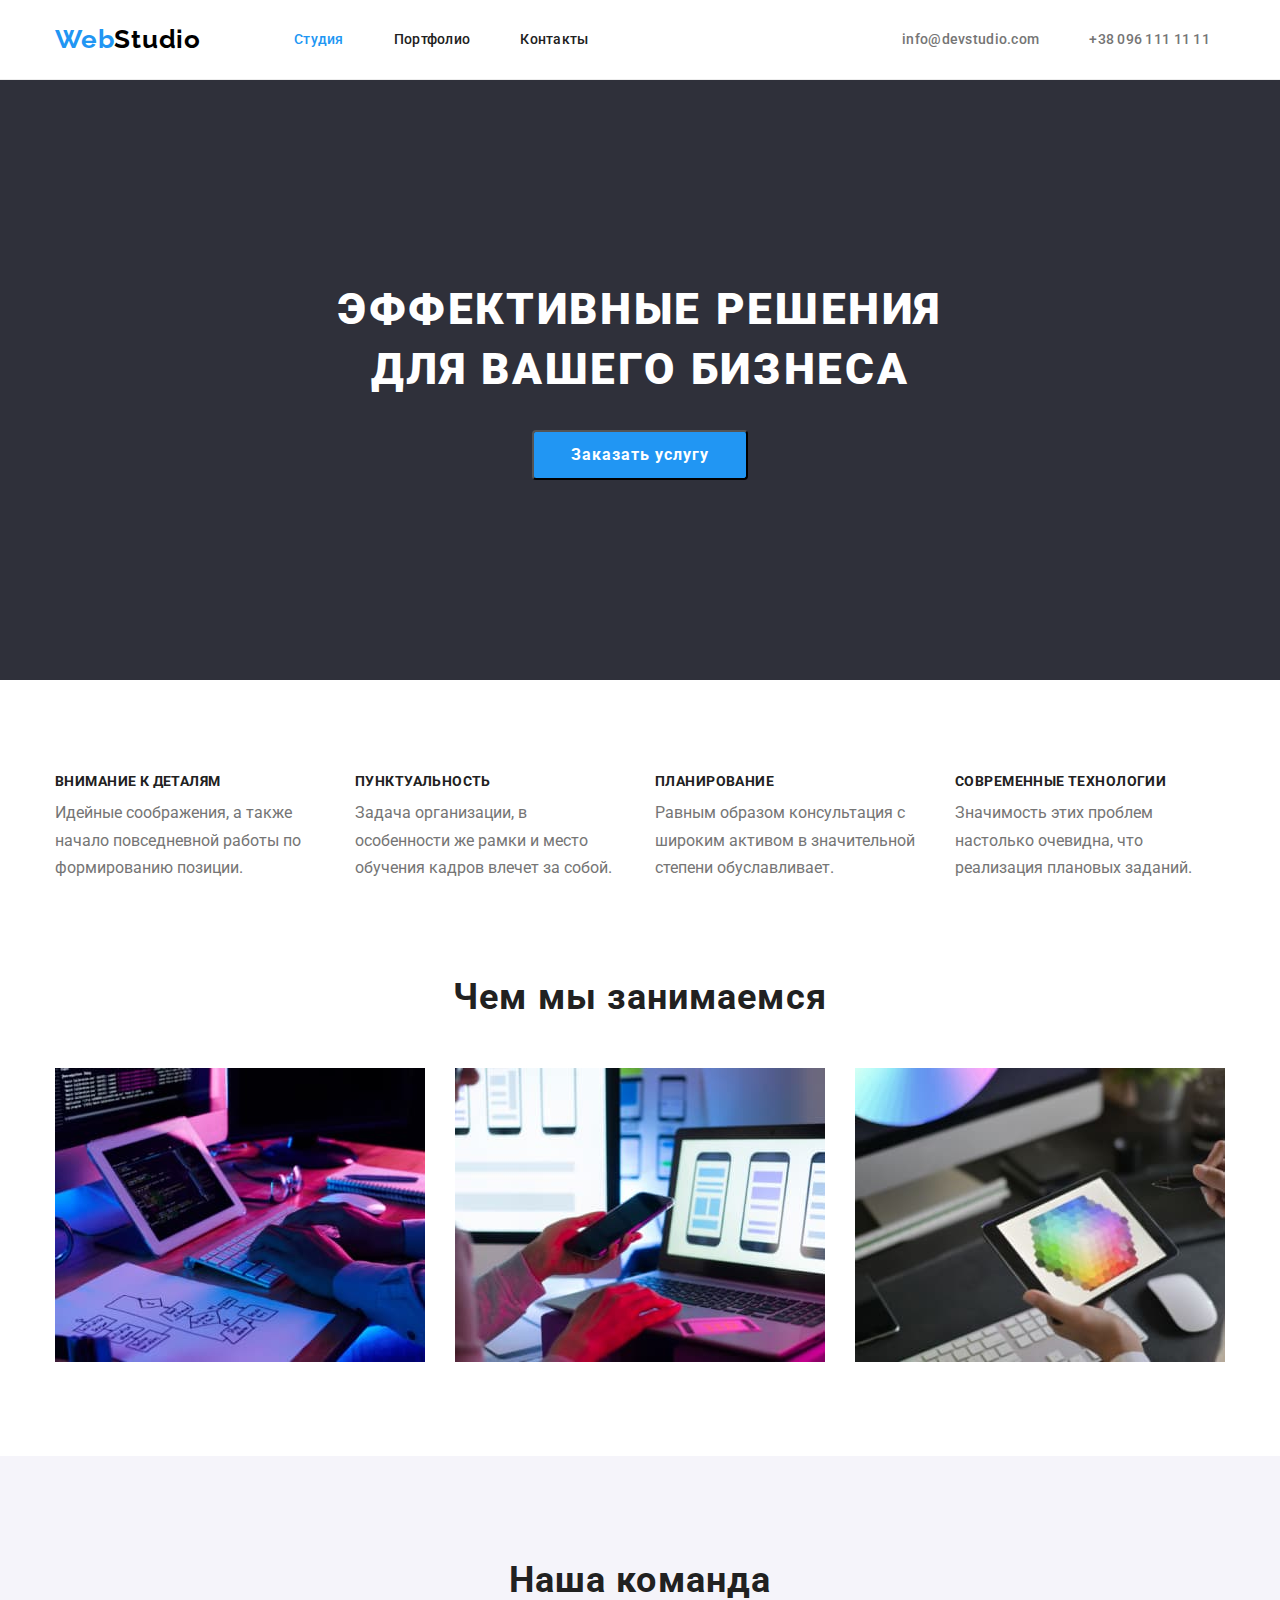
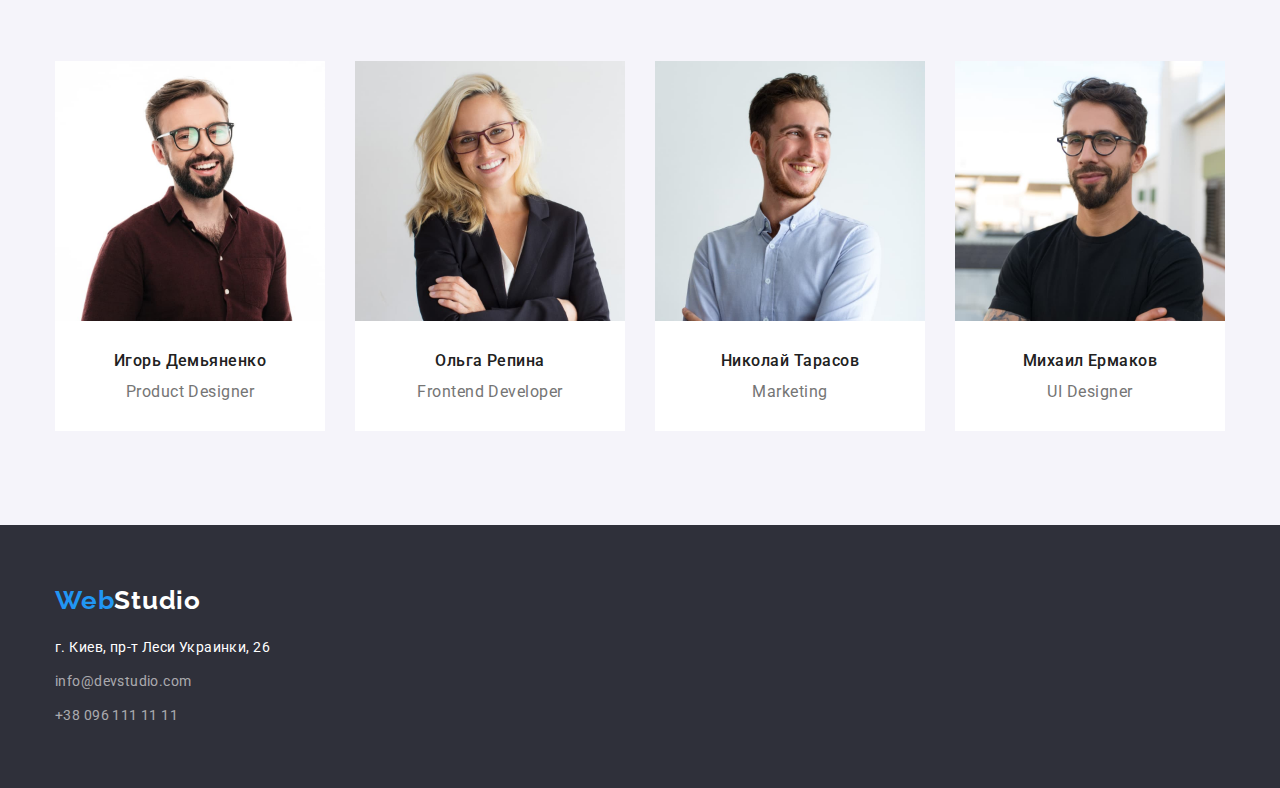
<file: index.html>
<!DOCTYPE html>
<html lang="ru">
  <head>
    <meta charset="UTF-8" />
    <meta http-equiv="X-UA-Compatible" content="IE=edge" />
    <meta name="viewport" content="width=device-width, initial-scale=1.0" />
    <title>Document</title>
    <link rel="preconnect" href="https://fonts.googleapis.com" />
    <link rel="preconnect" href="https://fonts.gstatic.com" crossorigin />
    <link
      href="https://fonts.googleapis.com/css2?family=Raleway:wght@700&family=Roboto:wght@400;500;700;900&display=swap"
      rel="stylesheet"
    />
    <link
      rel="stylesheet"
      href="https://cdn.jsdelivr.net/npm/modern-normalize@1.1.0/modern-normalize.min.css"
    />
    <link rel="stylesheet" href="./css/styles.css" />
  </head>
  <body>
    <!-- header -->
    <header class="page-header">
      <div class="container header-container">
        <nav class="page-nav">
          <a class="logo-header link" href="WebStudio./index.html" lang="en">
            Web<span class="logo-color-header">Studio</span>
          </a>
          <ul class="menu list">
            <li class="menu-item">
              <a class="menu-link link current" href="./index.html">Студия</a>
            </li>
            <li class="menu-item">
              <a class="menu-link link" href="portfolio.html">Портфолио</a>
            </li>
            <li class="menu-item">
              <a class="menu-link link" href="">Контакты</a>
            </li>
          </ul>
        </nav>
        <ul class="menu list">
          <li class="menu-item">
            <a class="contact-email link" href="mailto:info@devstudio.com">info@devstudio.com</a>
          </li>
          <li class="menu-item">
            <a class="contact-phone-number link" href="tel:+380961111111">+38 096 111 11 11</a>
          </li>
        </ul>
      </div>
    </header>
    <main>
      <!-- hero -->

      <section class="color-hero hero-section">
        <h1 class="hero-title">эффективные решения для вашего бизнеса</h1>
        <button class="modal-btn" type="button">Заказать услугу</button>
      </section>

      <!-- advantages -->

      <section class="emoloyees-section section">
        <div class="container">
          <h2 class="visually-hidden">наши преимущества</h2>
          <ul class="list list-advantages">
            <li class="advantages-description">
              <h3 class="subtitle">внимание к деталям</h3>
              <p class="subtitle-text">
                Идейные соображения, а также начало повседневной работы по формированию позиции.
              </p>
            </li>
            <li class="advantages-description">
              <h3 class="subtitle">пунктуальность</h3>
              <p class="subtitle-text">
                Задача организации, в особенности же рамки и место обучения кадров влечет за собой.
              </p>
            </li>
            <li class="advantages-description">
              <h3 class="subtitle">планирование</h3>
              <p class="subtitle-text">
                Равным образом консультация с широким активом в значительной степени обуславливает.
              </p>
            </li>
            <li class="advantages-description">
              <h3 class="subtitle">современные технологии</h3>
              <p class="subtitle-text">
                Значимость этих проблем настолько очевидна, что реализация плановых заданий.
              </p>
            </li>
          </ul>
        </div>
      </section>

      <!-- what we are doing -->

      <section class="section what-we-do section-color">
        <div class="container">
          <h2 class="business-subheading">Чем мы занимаемся</h2>
          <ul class="do-list">
            <li>
              <img src="./images/projects/box1.jpg" alt="верстка" width="370" height="294" />
            </li>
            <li>
              <img
                src="./images/projects/box2.jpg"
                alt="адаптация приложения"
                width="370"
                height="294"
              />
            </li>
            <li>
              <img src="./images/projects/box3.jpg" alt="дизайн" width="370" height="294" />
            </li>
          </ul>
        </div>
      </section>
      <section class="section team-section">
        <!-- our team -->
        <div class="container">
          <h2 class="employees-title">Наша команда</h2>
          <ul class="employees-list">
            <li class="employees-card">
              <img
                src="./images/employees/игорь(1).jpg"
                alt="молодой человек"
                width="270"
                height="260"
              />
              <div class="empolyees-card-description">
                <h3 class="names">Игорь Демьяненко</h3>
                <p class="position" lang="en">Product Designer</p>
              </div>
            </li>
            <li class="employees-card">
              <img src="./images/employees/ольга(2).jpg" alt="девушка" width="270" height="260" />
              <div class="empolyees-card-description">
                <h3 class="names">Ольга Репина</h3>
                <p class="position" lang="en">Frontend Developer</p>
              </div>
            </li>
            <li class="employees-card">
              <img
                src="./images/employees/николай(3).jpg"
                alt="молодой человек"
                width="270"
                height="260"
              />
              <div class="empolyees-card-description">
                <h3 class="names">Николай Тарасов</h3>
                <p class="position" lang="en">Marketing</p>
              </div>
            </li>
            <li class="employees-card">
              <img
                src="./images/employees/михаил(4).jpg"
                alt="молодой человек"
                width="270"
                height="260"
              />
              <div class="empolyees-card-description">
                <h3 class="names">Михаил Ермаков</h3>
                <p class="position" lang="en">UI Designer</p>
              </div>
            </li>
          </ul>
        </div>
      </section>
    </main>
    <!-- footer -->
    <footer class="footer-color">
      <div class="container">
        <a class="logo-footer" href="WebStudio./index.html" lang="en"
          >Web<span class="logo-color-footer">Studio</span></a
        >

        <address>
          <ul class="list-menu">
            <li class="footer-menu-item">
              <a
                class="contacts link"
                href="https://goo.gl/maps/xcYjVPtmM2zp14ST6"
                target="_blank"
                rel="noopener noreferrer"
                >г. Киев, пр-т Леси Украинки, 26</a
              >
            </li>
            <li class="footer-menu-item">
              <a class="contact-detail link" href="mailto:info@devstudio.com">info@devstudio.com</a>
            </li>
            <li class="footer-menu-item">
              <a class="contact-detail link" href="tel:+380961111111">+38 096 111 11 11</a>
            </li>
          </ul>
        </address>
      </div>
    </footer>
  </body>
</html>
</file>
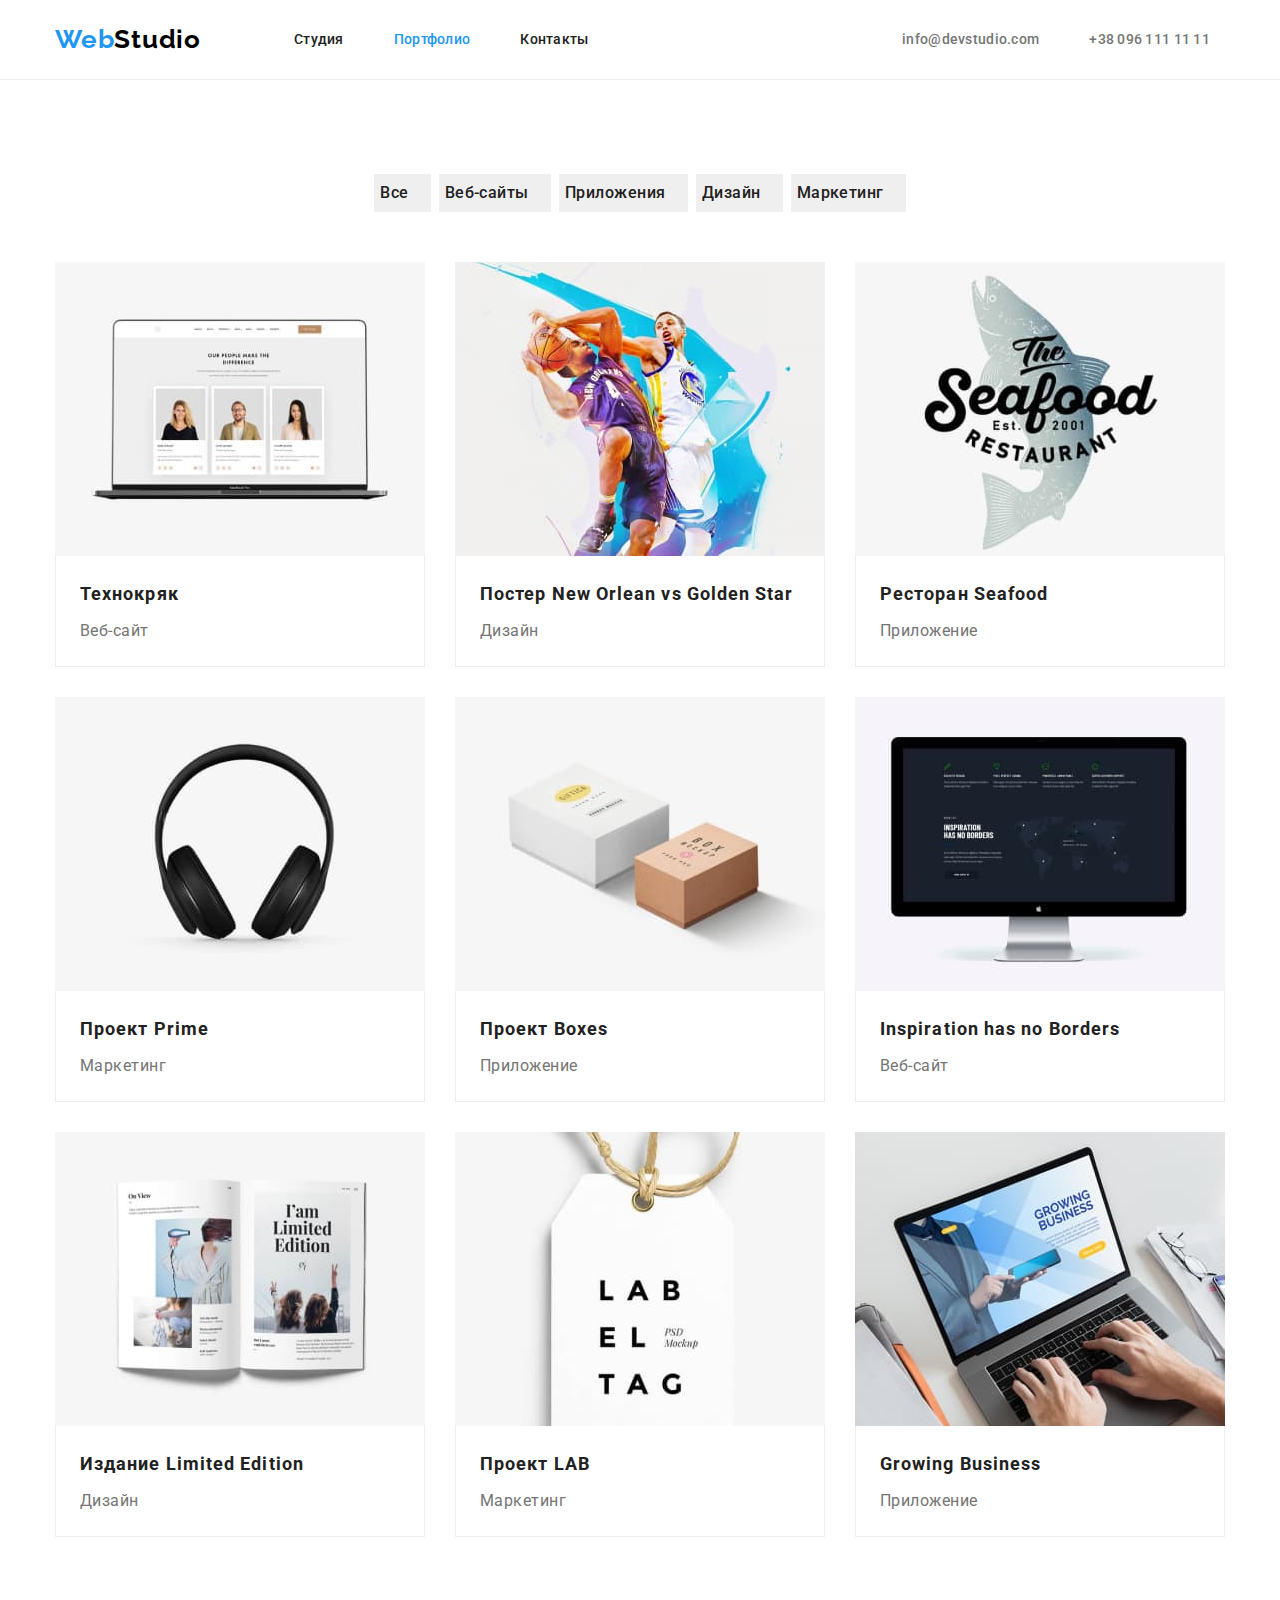
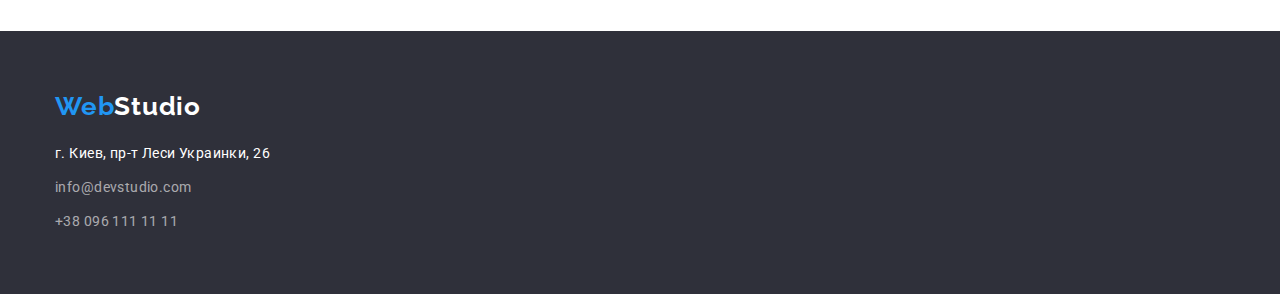
<file: portfolio.html>
<!DOCTYPE html>
<html lang="ru">
  <head>
    
    <meta charset="UTF-8" />
    <meta http-equiv="X-UA-Compatible" content="IE=edge" />
    <meta name="viewport" content="width=device-width, initial-scale=1.0" />
    <title>portfolio</title>
    <link rel="preconnect" href="https://fonts.googleapis.com" />
    <link rel="preconnect" href="https://fonts.gstatic.com" crossorigin />
    <link
      href="https://fonts.googleapis.com/css2?family=Raleway:wght@700&family=Roboto:wght@400;500;700;900&display=swap"
      rel="stylesheet"
      />
      <link
      rel="stylesheet"
      href="https://cdn.jsdelivr.net/npm/modern-normalize@1.1.0/modern-normalize.min.css"
    />
    <link rel="stylesheet" href="./css/styles.css" />
  </head>
  <body>
    <!--header  -->
    <header class="portfolio-page-header">
      <div class="container header-container">
        <nav class="page-nav">
          <a class="logo-header link" href="./index.html" lang="en"
            >Web<span class="logo-color-header">Studio</span></a>
          <ul class="menu list">
            <li class="menu-item">
              <a class="menu-link link" href="./index.html">Студия</a>
            </li>
            <li class="menu-item">
              <a class="menu-link link current" href="">Портфолио</a>
            </li>
            <li class="menu-item">
              <a class="menu-link link" href="">Контакты</a>
            </li>
          </ul>
        </nav>

        <ul class="menu list">
          <li class="menu-item">
            <a class="contact-email link" href="mailto:info@devstudio.com">info@devstudio.com</a>
          </li>
          <li class="menu-item">
            <a class="contact-phone-number link" href="tel:+380961111111">+38 096 111 11 11</a>
          </li>
        </ul>
      </div>
    </header>
    <!-- portfolio hero -->
    <main>
      <section class="section">
        <div class="container">
      <ul class="list portfolio-list-hero">
        <li class="portfolio-menu-item">
          <button class="portfolio-btn" type="button">Все</button>
        </li>
        <li class="portfolio-menu-item">
          <button class="portfolio-btn" type="button">Веб-сайты</button>
        </li>
        <li class="portfolio-menu-item">
          <button class="portfolio-btn" type="button">Приложения</button>
        </li>
        <li class="portfolio-menu-item">
          <button class="portfolio-btn" type="button">Дизайн</button>
        </li>
        <li class="portfolio-menu-item">
          <button class="portfolio-btn" type="button">Маркетинг</button>
        </li>
      </ul>
      <!-- portfolio projects -->
      <ul class="list portfolio-lists">
        <li class="portfolio-project-lists">
          <img src="./images/portfolio/projects/технокряк.jpg" alt="технокряк" width="370"
          height="294"
        </li>
        <div class="project-name-cards">
          <h2 class="project-name">Технокряк</h2>
          <p class="project-category">Веб-сайт</p>
        </div>

        <li class="portfolio-project-lists">
          <img src="./images/portfolio/projects/постер.jpg" alt="постер" width="370" height="294"
        </li>
        <div class="project-name-cards">
          <h2 class="project-name">Постер <span lang="en"> New Orlean vs Golden Star </span></h2>
          <p class="project-category">Дизайн</p>
        </div>
        <li class="portfolio-project-lists">
          <img src="./images/portfolio/projects/лого-ресторана.jpg" alt="логотип лого-ресторана"
          width="370" height="294"
        </li>

        <div class="project-name-cards">
          <h2 class="project-name">Ресторан <span lang="en">Seafood</span></h2>
          <p class="project-category">Приложение</p>
        </div>
        <li class="portfolio-project-lists">
          <img src="./images/portfolio/projects/прайм.jpg" alt="наушники" width="370" height="294"
        </li>
        <div class="project-name-cards">
          <h2 class="project-name">Проект <span lang="en">Prime</span></h2>
          <p class="project-category">Маркетинг</p>
        </div>
        <li class="portfolio-project-lists">
          <img src="./images/portfolio/projects/коробки.jpg" alt="две коробки" width="370"
          height="294"
        </li>
        <div class="project-name-cards">
          <h2 class="project-name">Проект <span lang="en">Boxes</span></h2>
          <p class="project-category">Приложение</p>
        </div>
        <li class="portfolio-project-lists">
          <img src="./images/portfolio/projects/вдохновление.jpg" alt="экран монитора" width="370"
          height="294"
        </li>
        <div class="project-name-cards">
          <h2 class="project-name" class="project-name" lang="en">Inspiration has no Borders</h2>
          <p class="project-category">Веб-сайт</p>
        </div>
        <li class="portfolio-project-lists">
          <img src="./images/portfolio/projects/издание.jpg" alt="развернутый журнал" width="370"
          height="294"
        </li>
        <div class="project-name-cards">
          <h2 class="project-name">Издание <span lang="en">Limited Edition</span></h2>
          <p class="project-category">Дизайн</p>
        </div>
        <li class="portfolio-project-lists">
          <img src="./images/portfolio/projects/лаб.jpg" alt="брелок логотип" width="370"
          height="294"
        </li>
        <div class="project-name-cards">
          <h2 class="project-name">Проект <span lang="en">LAB</span></h2>
          <p class="project-category">Маркетинг</p>
        </div>
        <li class="portfolio-project-lists">
          <img src="./images/portfolio/projects/макбук.jpg" alt="работающий макбук" width="370"
          height="294"
        </li>
        <div class="project-name-cards">
          <h2 class="project-name" lang="en">Growing Business</h2>
          <p class="project-category">Приложение</p>
        </div>
      </ul>
      </div>
      </section>
    </main>
    <!-- footer -->
    <footer class="footer-color">
      <div class="container">
      <a class="logo-footer" href="WebStudio./index.html" lang="en"
        >Web<span class="logo-color-footer">Studio</span>
      </a>

      <address>
        <ul class="list-menu">
          <li class="footer-menu-item">
            <a
              class="contacts link"
              href="https://goo.gl/maps/xcYjVPtmM2zp14ST6"
              target="_blank"
              rel="noopener noreferrer"
              >г. Киев, пр-т Леси Украинки, 26</a
            >
          </li>
          <li class="footer-menu-item">
            <a class="contact-detail link" href="mailto:info@devstudio.com">info@devstudio.com</a>
          </li>
          <li class="footer-menu-item">
            <a class="contact-detail link" href="tel:+380961111111">+38 096 111 11 11</a>
          </li>
        </ul>
      </address>
    </footer>
    </div>
  </body>
</html>
</file>
<file: css/styles.css>
:root {
    --primary-font: 'Roboto', sans-serif;
    --accent-color:#2196F3;
}
h1,
h2,
h3,
h4,
p {
    margin-top: 0;
    margin-bottom: 0;
}
ul,
ol {
    margin-top: 0;
    margin-bottom: 0;
    padding-left: 0;

}

img {
    display: block;
}

button {
cursor: pointer; 
}

.section {
    padding-top: 94px;
    padding-bottom: 94px;
}

.list {
    list-style: none;
}
.link {
    text-decoration: none;
}       
body {
    font-family: var(--primary-font);
}

.container {
    width: 1200px;
    margin-left: auto;
    margin-right: auto;
    padding-left: 15px;
    padding-right: 15px;
}


    
                                     /*===== DOCUMENT PAGE ======*/

                                    /* ======= DOCUMENT HEADER ==========*/
.page-header{
    padding-bottom: 24px;
    padding-top: 24px ;
    border-bottom: 1px solid #ECECEC;
}

.header-container{
  display:flex;
  align-items:center;

}

.page-nav {
    display:flex;
    align-items: center;
}

.logo-header {
    font-family: 'Raleway',sans-serif;
        font-weight: 700;
        font-size: 26px;
        line-height: 1.19;
        letter-spacing: 0.03em;
       color: var(--accent-color);
    text-decoration: none;
    margin-right: 93px;
}


.logo-color-header {
        color: #000000;
        /* padding-top: 24px;
        padding-bottom: 24px; */
}


.menu {
    display:flex;
    align-items: center;
    margin-left: auto;
}
 
.menu-link.current {
    color: var(--accent-color);
}

.menu-item:not(:last-child) {
margin-right: 50px;
}

.menu-link {
        font-weight: 500;
        font-size: 14px;
        line-height: 1.14;
        letter-spacing: 0.02em;
       color: #212121;
    
}
.menu-link:hover,
.menu-link:focus {
color: var(--accent-color);
}

.current {
    color: var(--accent-color);
}

.contact-email{
        font-weight: 500;
        font-size: 14px;
        line-height: 1.14;
        letter-spacing: 0.02em;
        color: #757575;
}
.contact-email:hover,
.contact-email:focus{
    color: var(--accent-color);
}

.contact-phone-number {
    font-weight: 500;
    font-size: 14px;
    line-height: 1.14;
    letter-spacing: 0.02em;
    color: #757575;
    padding-right: 15px;
    
}

.contact-phone-number:hover,
.contact-phone-number:focus {
color: var(--accent-color);
}

                                  /* ================  HERO   ========== */
                                  

.modal-btn {
        padding-top: 8px;
        padding-bottom: 8px;
        padding-right: 37px;
        padding-left: 37px;
        font-weight: 700;
        font-size: 16px;
        line-height: 1.87;
        color: #FFFFFF;
        background: var(--accent-color);
        font-family: inherit;
        letter-spacing: 0.06em;
        border-radius: 4px;
        margin-top: 30px;
        }

.hero-title {
    
        font-weight: 900;
        font-size: 44px;
        line-height: 1.36;
        letter-spacing: 0.06em;
        text-transform: uppercase;
        color: #FFFFFF;
        margin-left: auto;
        margin-right: auto;
        width: 691px;
       
}
.color-hero {
background: #2F303A;
}

.hero-section{
    padding-top: 200px;
    padding-bottom: 200px;
    text-align: center;
}

                                 /* ===============  ADVANTAGES   =========== */
 
 .list-advantages{
    margin: 0;
    padding: 0;
    list-style: none;
    gap: 30px;

 }

 .visually-hidden {
     position: absolute;
     width: 1px;
     height: 1px;
     margin: -1px;
     border: 0;
     padding: 0;

     white-space: nowrap;
     clip-path: inset(100%);
     clip: rect(0 0 0 0);
     overflow: hidden;
 }

/* .emoloyees-section{
    background-color: #F5F5F5;;
    
 } */

 .advantages-description{
    width: 270px;
}
   .emoloyees-section{
    padding-top: 94px;
    padding-bottom: 94px;
   }

 .subtitle {
   
        font-weight: 700;
        font-size: 14px;
        line-height: 1.14;
        letter-spacing: 0.03em;
        text-transform: uppercase;
        color: #212121;
        margin-bottom: 10px;
}

.subtitle-text{
        line-height: 1.71;
        color: #757575;
        /* margin-bottom: 10px; */
}
.list{
    justify-content: center;
        display: flex;
}

                                   /*============= WHAT WE ARE DOING ============*/

/* .section-color{
    background-color: #F5F5F5;;
} */
 /* .section {
    padding-top: 0px; */
 /* } */
 .what-we-do{
    padding-top: 0;
 }


.business-subheading {
   text-align: center;
    margin-bottom: 50px;   
    font-size: 36px;
    line-height: 1.17;
    text-align: center;
    letter-spacing: 0.03em;
    color: #212121;
}

.do-list{
    justify-content: center;
    display: flex;
    gap: 30px; 
    list-style: none;

}



                                    /* =============  OUR TEAM  ========= */
/* .section {
    padding-top: 94px;
    padding-bottom: 94px; */

/* } */
.team-section {
    background-color: #F5F4FA;
}

.employees-list{
    list-style: none;
}

.team-container{
    width: 1200px;
    margin-left: auto;
    margin-right: auto;
    padding-left: 15px;
    padding-right: 15px;
    background: #F5F4FA;
}

.employees-title{
    font-size: 36px;
    line-height: 1.7;
    text-align: center;
    letter-spacing: 0.03em;
    color: #212121;
    margin-bottom: 50px;
    text-align: center;
    margin-bottom: 50px;
}


.employees-list{
    display: flex;
    flex-wrap: wrap;
    gap: 30px;
    /* padding-bottom: 94px; */
}

.employees-card{
    flex-basis: calc((100% - 90px)/4);
    
}

.empolyees-card-description{
    
    padding-top: 30px;
    padding-bottom: 30px;
    text-align: center;
    background-color: #FFFFFF;
}

.names{
    font-weight: 500;
    font-size: 16px;
    line-height: 1.19;
    letter-spacing: 0.03em;
    color: #212121;
    margin-bottom: 12px;
}

.position {
        line-height: 1.19;
        letter-spacing: 0.03em;
        color: #757575;
}
                                 
                                     /* ===========   FOOTER  ========= */

   .list-menu {
    list-style: none;
   }
   
   .footer-menu-item:not(:last-child){
    margin-bottom: 10px;
   }

   

.logo-footer{
    font-family: 'Raleway', sans-serif;
        font-weight: 700;
        font-size: 26px;
        line-height: 1.19;
        letter-spacing: 0.03em;
        color: var(--accent-color);
        text-decoration: none;
        margin-bottom: 20px;
        display: block;
}


    .contacts {
        font-style: normal;
        font-size: 14px;
        line-height: 1.71;
        letter-spacing: 0.03em;
        color: #FFFFFF;
}
.contacts:hover,
.contacts:focus {
    color: var(--accent-color);
}
.logo-color-footer {
    color: #FFFFFF;
}
.contact-detail {
    font-style: normal;
    font-size: 14px;
    line-height: 1.71;
    letter-spacing: 0.03em;
    color: rgba(255, 255, 255, 0.6);
}
.footer-color {
    background: #2F303A;
    padding-top: 60px;
    padding-bottom: 60px;
}
                               /*======== END OF DOCUMENT PAGE ========*/



/* ======End Of Portfolio Header======= */


                            
               /* ======= === PORTFOLIO PAGE === ======== */
    
       
       
       
                             /*    =========Portfolio Header =========== */
        .menu-link {
            font-family: 'Roboto';
            font-weight: 500;
            font-size: 14px;
            line-height: 1.14;
            letter-spacing: 0.02em;
            color: #212121;
    
        }
    
    .portfolio-page-header{
    padding-top: 24px;
    border-bottom: 1px solid #ECECEC;
    padding-bottom: 24px;
    }

    .contact-phone-number {
            font-family: 'Roboto';
            font-weight: 500;
            font-size: 14px;
            line-height: 1.14;
            letter-spacing: 0.02em;
            color: #757575;
            padding-right: 15px;
    
        }
    .contact-email {
        font-family: 'Roboto';
        font-weight: 500;
        font-size: 14px;
        line-height: 1.14;
        letter-spacing: 0.02em;
       color: #757575;
                }

                                /* ======End Of Portfolio Header======= */

                /* =============  =======  PORTFOLIO HERO  ======   ============ */
    
.portfolio-list-hero{
margin-bottom: 50px;
border: none;

}
 .portfolio-menu-item:not(:last-child){
margin-right: 8px;
/* border:none; */
/* padding-left: auto;
padding-right:auto; */
 }

.portfolio-btn {
        font-weight: 500;
        font-size: 16px;
        line-height: 1.62;
        letter-spacing: 0.03em;
        color: #212121;
        font-family: inherit;
         padding-top: 6px;
         padding-bottom: 6px;
         padding-right: 22px;
         border:none;
    }
    portfolio-btn:not(:last-child){
        margin-right: 8px;
    }
.portfolio-btn:hover,
.portfolio-btn:focus {
        color: #FFFFFF;
        background: var(--accent-color);
}
 
                    /* ======== PORTFOLIO PROJECTS =========*/ 
                    
                    
.portfolio-project-lists {
    flex-basis: calc((100% - 60px)/3);
 }
                                    
.portfolio-lists {
    display: flex;
     flex-wrap: wrap;
     gap: 30px;
    }

.project-name-cards {
   border:1px solid #EEEEEE;
   border-top: none;
    padding-top: 20px;
    padding-left: 24px;
    padding-right: 24px;
    padding-bottom: 20px;
}

.project-name {
    font-weight: 700;
    font-size: 18px;
    line-height:2.0;
    letter-spacing: 0.06em;
    color: #212121;
    margin-bottom: 4px;
}

.project-category {
    line-height: 1.88;
    letter-spacing: 0.03em;
    color: #757575;
} 

                              /* ======== ======  END OF PORTFOLIO  PAGE ====== ========== */
</file>
